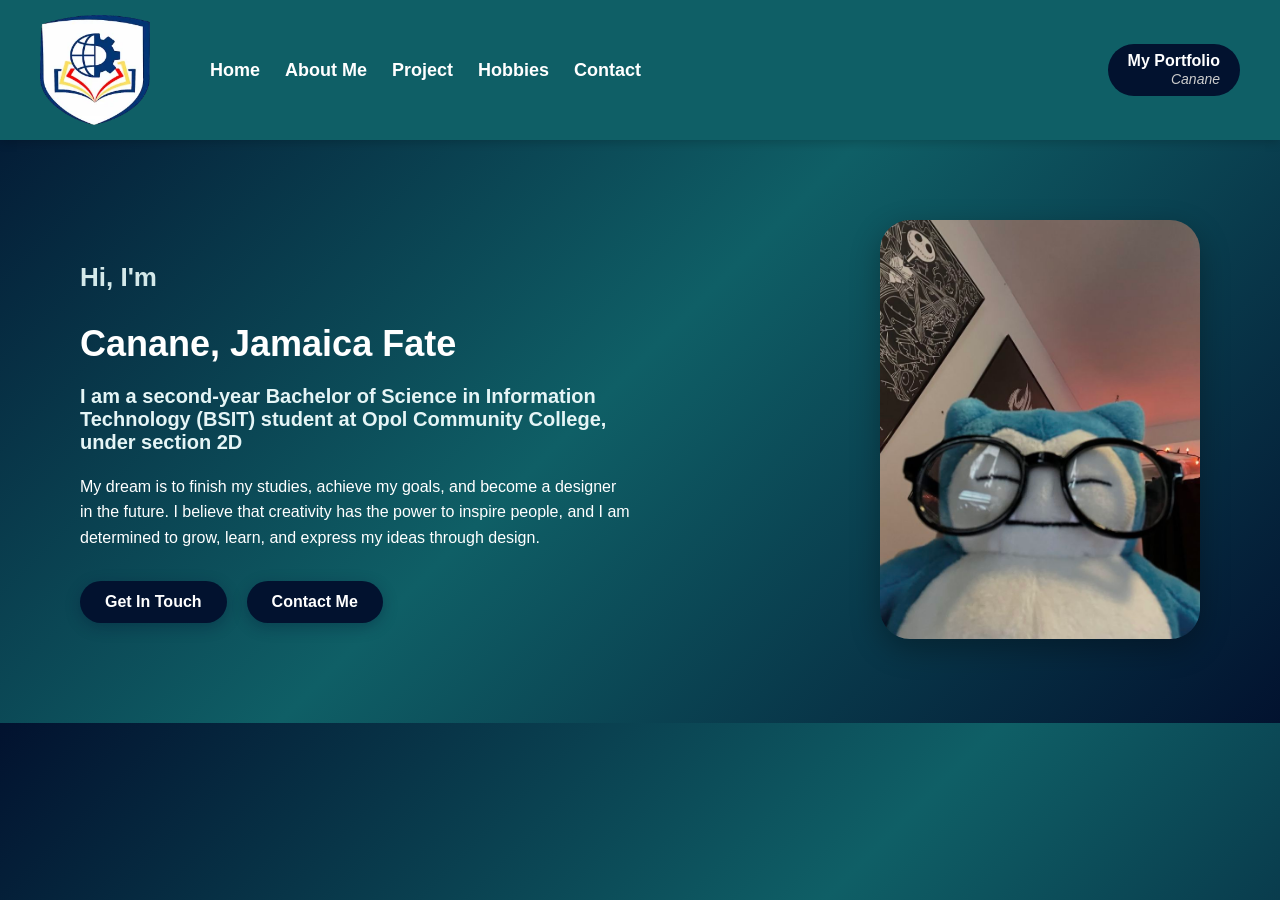
<file: index.html>
<!DOCTYPE html>
<html lang="en">
<head>
  <meta charset="UTF-8">
  <meta name="viewport" content="width=device-width, initial-scale=1.0">
  <title>My Portfolio</title>
  <link rel="stylesheet" href="style.css">
</head>
<body>
  <!-- Navigation Bar -->
  <header>
    <nav class="navbar">
      <div class="nav-left">
        <img src="occ.webp" alt="Logo" class="logo">
        <ul class="nav-links">
          <li><a href="index.html" aria-hidden="true"></i>Home</a></li>
          <li><a href="about.html">About Me</a></li>
          <li><a href="project.html">Project</a></li>
          <li><a href="hobbies.html">Hobbies</a></li>
          <li><a href="contact.html">Contact</a></li>
        </ul>
      </div>
      <div class="nav-right">
        <div class="portfolio-display">
          <span class="portfolio-title">My Portfolio</span>
          <span class="portfolio-name">Canane</span>
        </div>
      </div>
    </nav>
  </header>

  <!-- Hero Section -->
  <section class="hero">
    <div class="hero-text">
      <h2>Hi, I'm</h2>
      <h1>Canane, Jamaica Fate</h1>
      <h3>
        I am a second-year Bachelor of Science in Information Technology 
        <b>(BSIT)</b> student at <b>Opol Community College</b>, under section <b>2D</b>
      </h3>
      <p>
        My dream is to finish my studies, achieve my goals, and become a designer in the future.
        I believe that creativity has the power to inspire people, and I am determined to grow, 
        learn, and express my ideas through design.
      </p>

      <div class="btn-group">
        <a href="project.html" class="btn">Get In Touch</a>
        <a href="contact.html" class="btn">Contact Me</a>
      </div>
    </div>

    <div class="hero-image">
      <img src="me.jpg" alt="Canane's Photo">
    </div>
  </section>
</body>
</html>
</file>
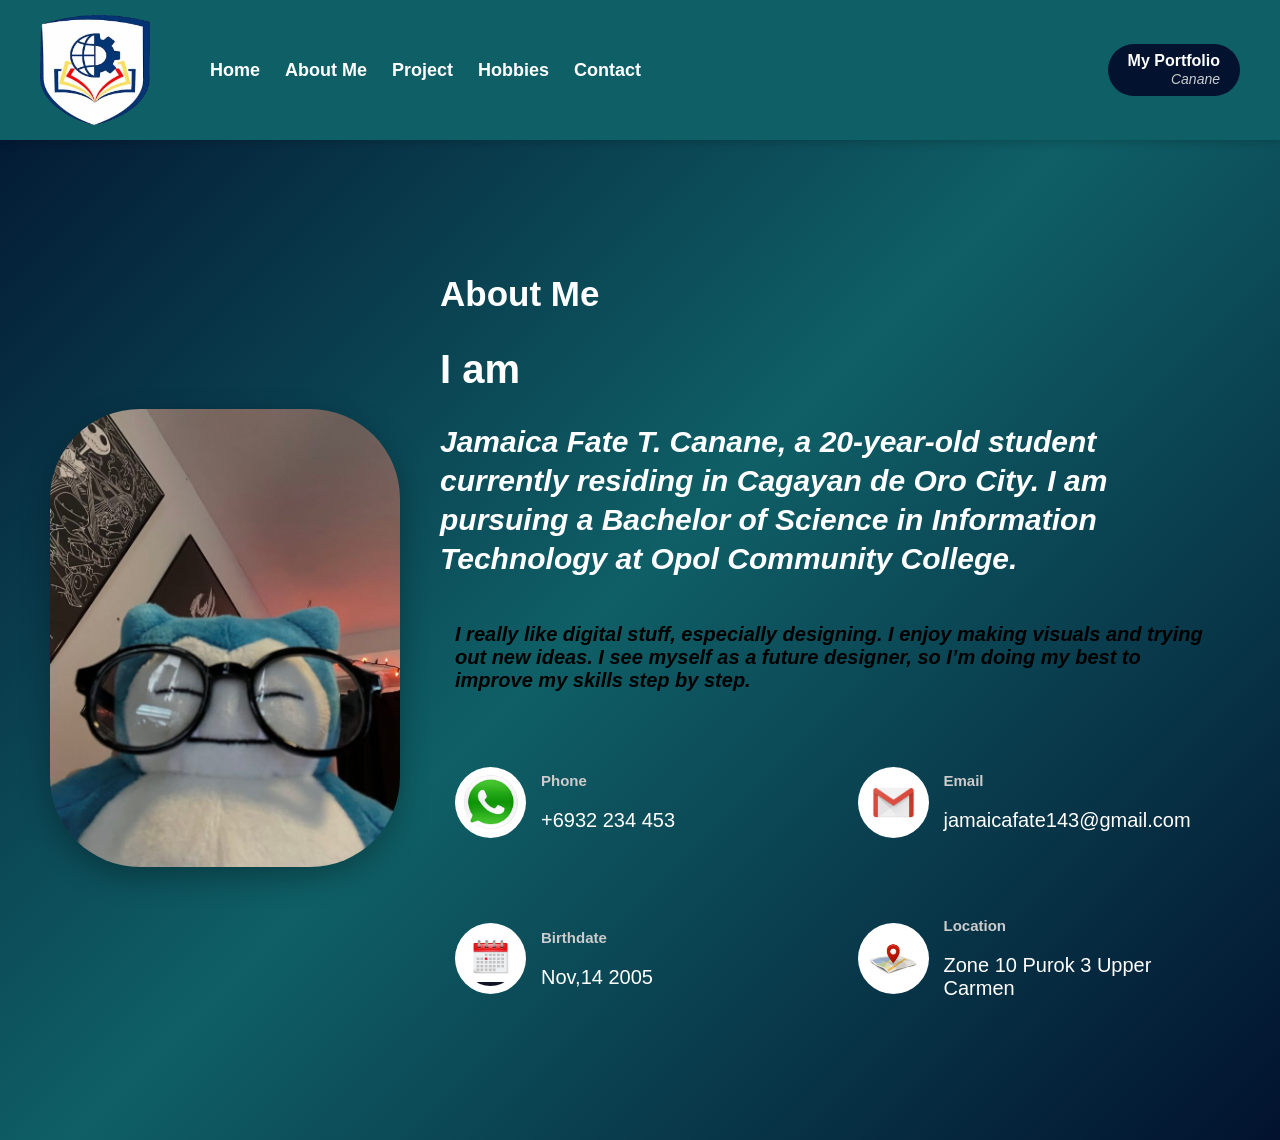
<file: about.html>
<!DOCTYPE html>
<html lang="en">
<head>
  <meta charset="UTF-8">
  <title>About Me</title>
  <link rel="stylesheet" href="style.css">
</head>
<body>
  <!-- Navigation Bar -->
  <header>
    <nav class="navbar">
      <div class="nav-left">
        <img src="occ.webp" alt="Logo" class="logo">
        <ul class="nav-links">
          <li><a href="index.html">Home</a></li>
          <li><a href="about.html"aria-hidden="true"></i>About Me</a></li>
          <li><a href="project.html">Project</a></li>
          <li><a href="hobbies.html">Hobbies</a></li>
          <li><a href="contact.html">Contact</a></li>
        </ul>
      </div>
      <div class="nav-right">
        <div class="portfolio-display">
          <span class="portfolio-title">My Portfolio</span>
          <span class="portfolio-name">Canane</span>
        </div>
      </div>
    </nav>
  </header>

<section class="about">

  <div class="container">

    <!-- LEFT IMAGE -->
    <div class="image-box">
      <img src="me.jpg" alt="Profile">
    </div>

    <!-- RIGHT CONTENT -->
    <div class="content">
      <h2>About Me</h2>
      <h1>I am</h1>

      <p class="intro">
        Jamaica Fate T. Canane, a <b>20-year-old student</b> currently residing in 
        Cagayan de Oro City. I am pursuing a Bachelor of Science in Information 
        Technology at Opol Community College.
      </p>

      <p class="desc">
        I really like digital stuff, especially designing. I enjoy making visuals 
        and trying out new ideas. I see myself as a future designer, so I’m doing 
        my best to improve my skills step by step.
      </p>

      <!-- INFO -->
      <div class="info">

        <div class="item">
          <img src="phone.png">
          <div>
            <h4>Phone</h4>
            <p>+6932 234 453</p>
          </div>
        </div>

        <div class="item">
          <img src="email.png">
          <div>
            <h4>Email</h4>
            <p>jamaicafate143@gmail.com</p>
          </div>
        </div>

        <div class="item">
          <img src="calendar.png">
          <div>
            <h4>Birthdate</h4>
            <p>Nov,14 2005</p>
          </div>
        </div>

        <div class="item">
          <img src="location.png">
          <div>
            <h4>Location</h4>
            <p>Zone 10 Purok 3 Upper Carmen</p>
          </div>
        </div>

      </div>

    </div>

  </div>

</section>

</body>
</html>
</file>
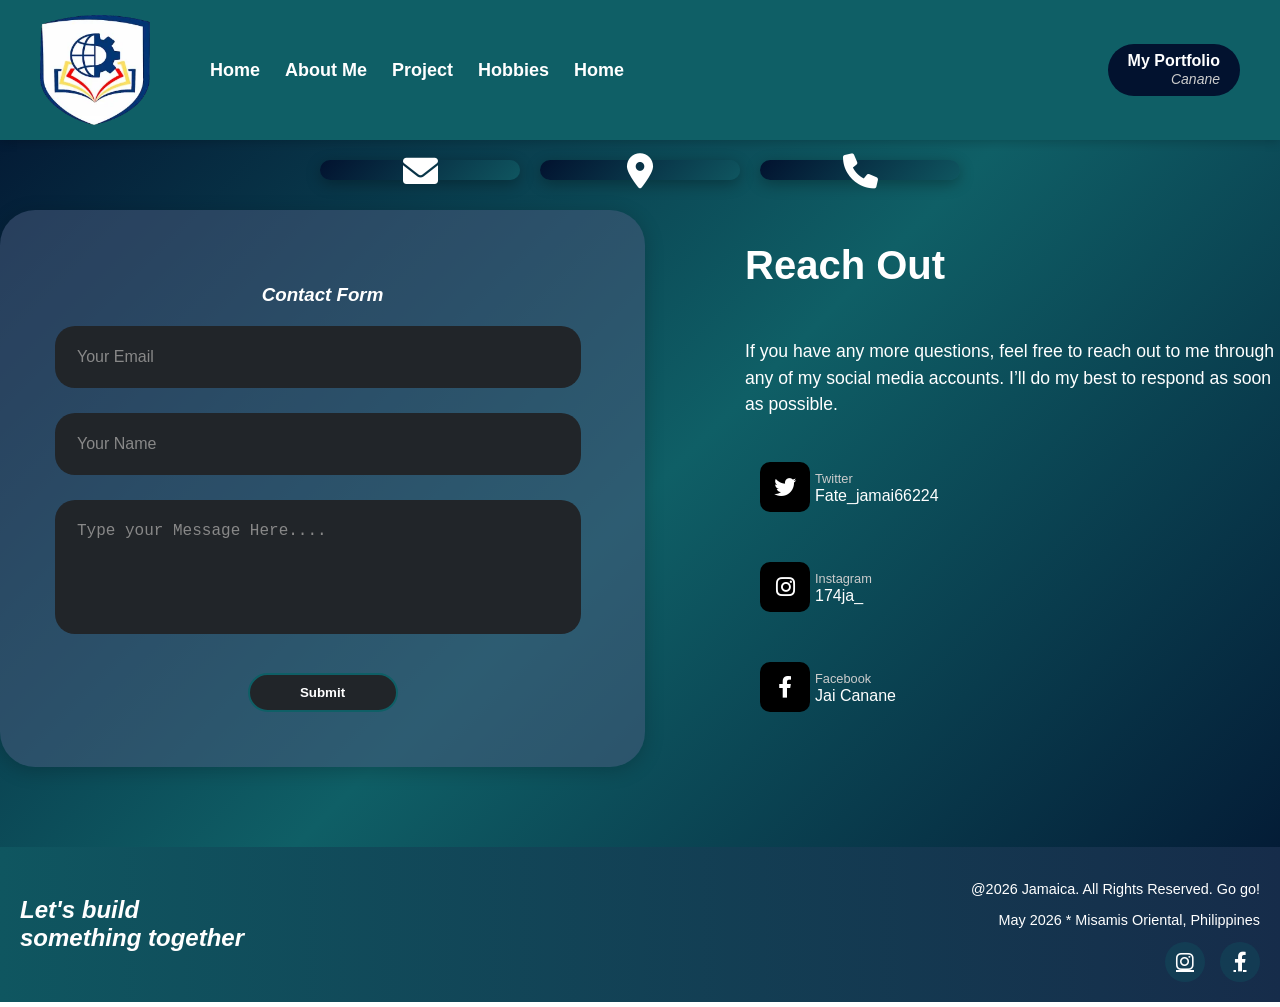
<file: contact.html>
<!DOCTYPE html>
<html lang="en">
<head>
    <meta charset="UTF-8">
    <meta name="viewport" content="width=device-width, initial-scale=1.0">
    <title>Contact Page</title>
    <link rel="stylesheet" href="style.css">
    <link rel="stylesheet" href="https://cdnjs.cloudflare.com/ajax/libs/font-awesome/6.0.0/css/all.min.css">
</head>
<body>

   <!-- Navigation Bar -->
  <header>
    <nav class="navbar">
      <div class="nav-left">
        <img src="occ.webp" alt="Logo" class="logo">
        <ul class="nav-links">
          <li><a href="index.html">Home</a></li>
          <li><a href="about.html">About Me</a></li>
          <li><a href="project.html">Project</a></li>
          <li><a href="hobbies.html">Hobbies</a></li>
          <li><a href="contact.html" aria-hidden="true"></i>Home</a></li>
        </ul>
      </div>
      <div class="nav-right">
        <div class="portfolio-display">
          <span class="portfolio-title">My Portfolio</span>
          <span class="portfolio-name">Canane</span>
        </div>
      </div>
    </nav>
  </header>
    <section class="contact-section">
        <div class="top-icons">
            <div class="icon-box"><i class="fas fa-envelope"></i></div>
            <div class="icon-box"><i class="fas fa-map-marker-alt"></i></div>
            <div class="icon-box"><i class="fas fa-phone"></i></div>
        </div>

        <div class="container">
            <div class="content-wrapper">
                
                <div class="form-container">
                    <h3>Contact Form</h3>
                    <form action="https://formspree.io/f/mjgezjrv" method="POST">
                        <input type="email" name="email" placeholder="Your Email" required>
                        <input type="text" name="name" placeholder="Your Name" required>
                        <textarea name="message" rows="5" placeholder="Type your Message Here...." required></textarea>
                        <button type="submit">Submit</button>
                    </form>
                </div>

                <div class="social-side">
                    <h2>Reach Out</h2>
                    <p>If you have any more questions, feel free to reach out to me through any of my social media accounts. I’ll do my best to respond as soon as possible.
</p>
                    
                    <div class="social-links">
                        <a href="https://twitter.com/Fate_jamai66224" target="_blank" class="social-item">
                            <div class="social-icon"><i class="fab fa-twitter"></i></div>
                            <div><span>Twitter</span><br>Fate_jamai66224</div>
                        </a>
                        <a href="https://instagram.com/174ja_" target="_blank" class="social-item">
                            <div class="social-icon"><i class="fab fa-instagram"></i></div>
                            <div><span>Instagram</span><br>174ja_</div>
                        </a>
                        <a href="https://www.facebook.com/ttfate/" target="_blank" class="social-item">
                            <div class="social-icon"><i class="fab fa-facebook-f"></i></div>
                            <div><span>Facebook</span><br>Jai Canane</div>
                        </a>
                    </div>
                </div>

            </div>
        </div>

        <footer class="footer-bar">
            <div class="footer-content">
                <div class="footer-left">
                    <h3>Let's build <br> <span>something together</span></h3>
                </div>
                <div class="footer-right">
                    <p>@2026 Jamaica. All Rights Reserved. Go go!</p>
                    <p>May 2026 * Misamis Oriental, Philippines</p>
                    <div class="footer-icons">
                        <a href="#"><i class="fab fa-instagram"></i></a>
                        <a href="#"><i class="fab fa-facebook-f"></i></a>
                    </div>
                </div>
            </div>
        </footer>
    </section>

</body>
</html>
</file>
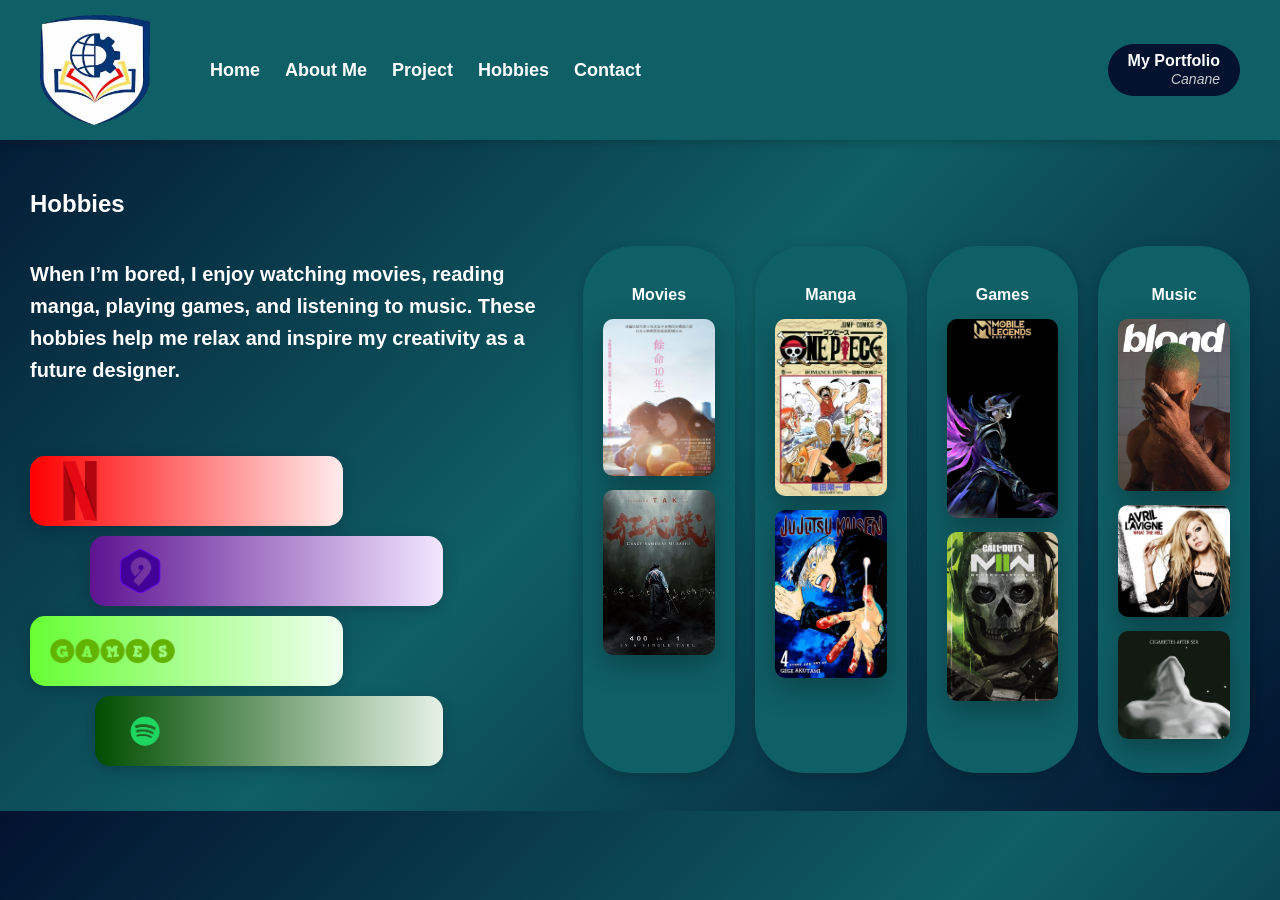
<file: hobbies.html>
<!DOCTYPE html>
<html lang="en">
<head>
  <meta charset="UTF-8">
  <title>Hobbies</title>
  <link rel="stylesheet" href="style.css">
</head>
<body>

  <!-- Navigation Bar -->
  <header>
    <nav class="navbar">
      <div class="nav-left">
        <img src="occ.webp" alt="Logo" class="logo">
        <ul class="nav-links">
          <li><a href="index.html">Home</a></li>
          <li><a href="about.html">About Me</a></li>
          <li><a href="project.html">Project</a></li>
          <li><a href="hobbies.html" aria-hidden="true"></i>Hobbies</a></li>
          <li><a href="contact.html">Contact</a></li>
        </ul>
      </div>
      <div class="nav-right">
        <div class="portfolio-display">
          <span class="portfolio-title">My Portfolio</span>
          <span class="portfolio-name">Canane</span>
        </div>
      </div>
    </nav>
  </header>

<section class="hobbies">

  <h2>Hobbies</h2>

  <div class="container">

    <!-- LEFT SIDE -->
    <div class="left">
      <p>
        When I’m bored, I enjoy watching movies, reading manga, playing games,
        and listening to music. These hobbies help me relax and inspire my
        creativity as a future designer.
      </p>

      <!-- BOXES -->
      <div class="box red">
        <img src="N.png">
      </div>

      <div class="box purple">
        <img src="9.png">
      </div>

      <div class="box green">
        <img src="games.png">
      </div>

      <div class="box darkgreen">
        <img src="spotify.png">
      </div>
    </div>

    <!-- RIGHT SIDE -->
    <div class="right">

      <!-- MOVIES -->
      <div class="card">
        <h3>Movies</h3>
        <img src="thelast.png">
        <img src="witch.png">
      </div>

      <!-- MANGA -->
      <div class="card">
        <h3>Manga</h3>
        <img src="onepiece.png">
        <img src="jujutsu.png">
      </div>

      <!-- GAMES -->
      <div class="card">
        <h3>Games</h3>
        <img src="game1.png">
        <img src="game3.png">
      </div>

      <!-- MUSIC -->
      <div class="card">
        <h3>Music</h3>
        <img src="music1.png">
        <img src="music2.png">
        <img src="music3.png">
      </div>

    </div>

  </div>

</section>

</body>
</html>
</file>
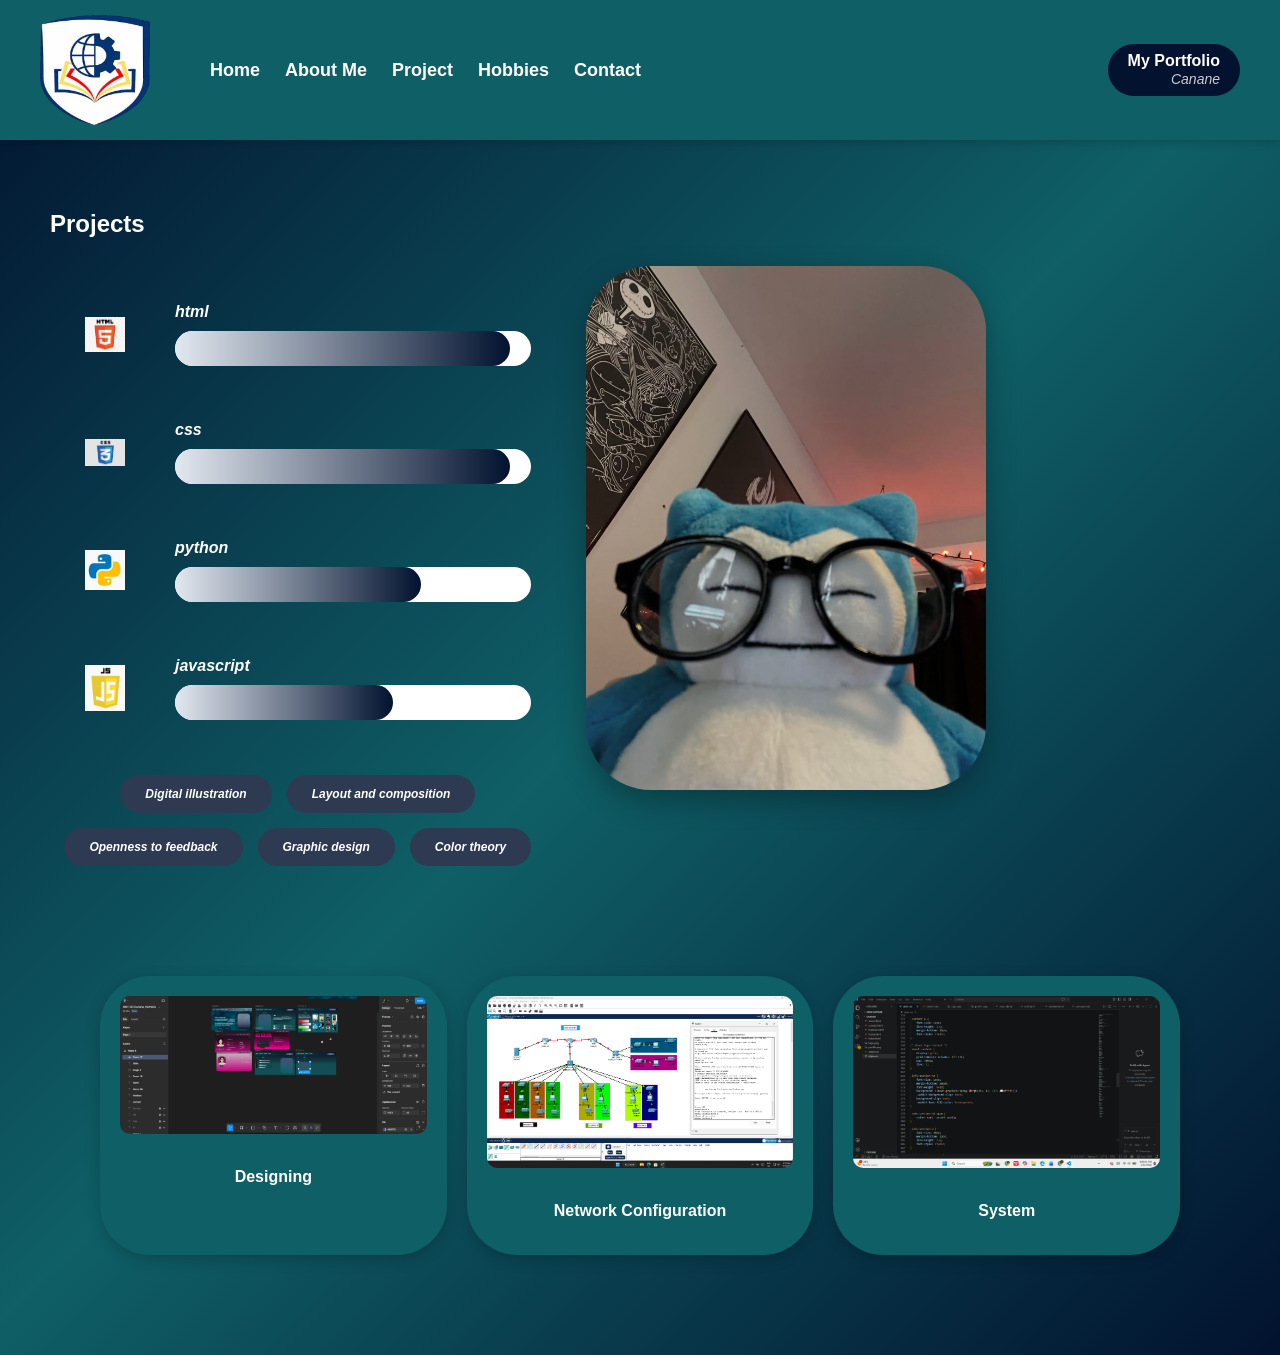
<file: project.html>
<!DOCTYPE html>
<html lang="en">
<head>
  <meta charset="UTF-8">
  <title>Projects</title>
  <link rel="stylesheet" href="style.css">
</head>
<body>

  <!-- Navigation Bar -->
  <header>
    <nav class="navbar">
      <div class="nav-left">
        <img src="occ.webp" alt="Logo" class="logo">
        <ul class="nav-links">
          <li><a href="index.html">Home</a></li>
          <li><a href="about.html">About Me</a></li>
          <li><a href="project.html" aria-hidden="true"></i>Project</a></li>
          <li><a href="hobbies.html">Hobbies</a></li>
          <li><a href="contact.html">Contact</a></li>
        </ul>
      </div>
      <div class="nav-right">
        <div class="portfolio-display">
          <span class="portfolio-title">My Portfolio</span>
          <span class="portfolio-name">Canane</span>
        </div>
      </div>
    </nav>
  </header>

<section class="projects">

  <div class="container">

    <!-- LEFT SIDE -->
    <div class="left">

      <h2>Projects</h2>

      <!-- SKILLS -->
      <div class="skill">
  <div class="skill-row">
    <img src="html.png" class="icon">
    
    <div class="skill-content">
      <span>html</span>
      <div class="bar">
        <div class="fill" style="width:90%"><p>90%</p></div>
      </div>
    </div>
  </div>
</div>

<div class="skill">
  <div class="skill-row">
    <img src="css.png" class="icon">
    
    <div class="skill-content">
      <span>css</span>
      <div class="bar">
        <div class="fill" style="width:90%"><p>90%</p></div>
      </div>
    </div>
  </div>
</div>

<div class="skill">
  <div class="skill-row">
    <img src="py.png" class="icon">
    
    <div class="skill-content">
      <span>python</span>
      <div class="bar">
        <div class="fill" style="width:65%"><p>65%</p></div>
      </div>
    </div>
  </div>
</div>

<div class="skill">
  <div class="skill-row">
    <img src="js.png" class="icon">
    
    <div class="skill-content">
      <span>javascript</span>
      <div class="bar">
        <div class="fill" style="width:57%"><p>57%</p></div>
      </div>
    </div>
  </div>
</div>

      <!-- TAGS -->
      <div class="tags">
        <span>Digital illustration</span>
        <span>Layout and composition</span>
        <span>Openness to feedback</span>
        <span>Graphic design</span>
        <span>Color theory</span>
      </div>

    </div>

    <!-- RIGHT IMAGE -->
    <div class="right">
      <img src="me.jpg">
    </div>

  </div>

  <!-- PROJECT CARDS -->
  <div class="cards">

    <div class="card">
      <img src="design.png">
      <h3>Designing</h3>
    </div>

    <div class="card">
      <img src="networking.png">
      <h3>Network Configuration</h3>
    </div>

    <div class="card">
      <img src="system.png">
      <h3>System</h3>
    </div>

  </div>

</section>

</body>
</html>
</file>
<file: style.css>
/* Global Styles */
@import url('https://fonts.googleapis.com/css2?family=Jomolhari&family=Joan&family=Tiro+Devanagari+Marathi&display=swap');
html {

  scroll-behavior: smooth;
}

body {
  margin: 0;
  font-family: 'Poppins', sans-serif;
  color: white;
  background: linear-gradient(135deg,#02122F, #0F5F66, #02122F);
}



/* Navigation Bar */
.navbar {
  display: flex;
  justify-content: space-between;
  align-items: center;
  background-color: #0f5f66;
  padding: 15px 40px;
  transition: all 0.3s ease;
  box-shadow: 0 2px 10px rgba(0, 0, 0, 0.2);
}

.navbar:hover {
  box-shadow: 0 4px 20px rgba(0, 0, 0, 0.4);
  background-color: #0d4d54;
}

.nav-left {
  display: flex;
  align-items: center;
}

.logo {
  width: 110px;
  height: auto;
  margin-right: 20px;
  transition: transform 0.3s ease;
}

.logo:hover {
  transform: scale(1.1) rotate(5deg);
}

.nav-links {
  list-style: none;
  display: flex;
  gap: 25px;
}

.nav-links li a {
  text-decoration: none;
  color: white;
  font-weight: 600;
  font-size: 18px;
  position: relative;
  transition: all 0.3s ease;
  padding-bottom: 5px;
}

.nav-links li a::after {
  content: '';
  position: absolute;
  width: 0;
  height: 2px;
  bottom: 0;
  left: 0;
  background-color: #fff;
  transition: width 0.3s ease;
}

.nav-links li a:hover {
  color: #d4e9ea;
  transform: translateY(-2px);
}

.nav-links li a:hover::after {
  width: 100%;
}

/* Portfolio Display (Right Side) */
.portfolio-display {
  background-color: #02122F;
  padding: 8px 20px;
  border-radius: 90px;
  text-align: right;
  transition: all 0.3s ease;
  cursor: pointer;
}

.portfolio-display:hover {
  background-color: #0F5F66;
  transform: scale(1.05);
  box-shadow: 0 4px 15px rgba(15, 95, 102, 0.5);
}

.portfolio-title {
  display: block;
  font-weight: bold;
  color: #fff;
}

.portfolio-name {
  font-style: italic;
  font-size: 14px;
  color: #ccc;
  transition: color 0.3s ease;
}

.portfolio-display:hover .portfolio-name {
  color: #fff;
}

/* Hero Section */
.hero {
  display: flex;
  justify-content: space-between;
  align-items: center;
  padding: 80px;
  flex-wrap: wrap;
}

.hero-text {
  max-width: 550px;
}

.hero-text h2 {
  font-weight: 700;
  font-size: 26px;
  margin-bottom: 10px;
  color: #d4e9ea;
  animation: fadeInUp 0.8s ease;
}

.hero-text h1 {
  font-size: 36px;
  font-weight: 800;
  margin-bottom: 15px;
  animation: fadeInUp 1s ease;
  transition: all 0.3s ease;
}

.hero-text h1:hover {
  color: #d4e9ea;
  text-shadow: 0 4px 20px rgba(15, 95, 102, 0.6);
}

.hero-text h3 {
  font-size: 20px;
  font-weight: 600;
  margin-bottom: 20px;
  color: #e5f5f6;
  animation: fadeInUp 1.2s ease;
}

.hero-text p {
  line-height: 1.6;
  font-size: 16px;
  font-weight: 500;
  margin-bottom: 30px;
  animation: fadeInUp 1.4s ease;
  transition: all 0.3s ease;
}

.hero-text p:hover {
  color: #d4e9ea;
  text-shadow: 0 2px 10px rgba(15, 95, 102, 0.4);
}

/* Buttons */
.btn-group {
  display: flex;
  gap: 20px;
}

.btn {
  text-decoration: none;
  background-color: #02122F;
  color: white;
  padding: 12px 25px;
  border-radius: 30px;
  font-weight: 700;
  transition: all 0.3s ease;
  display: inline-block;
  position: relative;
  overflow: hidden;
  box-shadow: 0 4px 15px rgba(2, 18, 47, 0.3);
}

.btn::before {
  content: '';
  position: absolute;
  top: 0;
  left: -100%;
  width: 100%;
  height: 100%;
  background-color: #0F5F66;
  transition: left 0.3s ease;
  z-index: -1;
}

.btn:hover {
  transform: translateY(-3px);
  box-shadow: 0 6px 25px rgba(15, 95, 102, 0.5);
  color: #fff;
}

.btn:hover::before {
  left: 0;
}

.btn:active {
  transform: translateY(-1px);
}

/* Hero Image */
.hero-image img {
  width: 320px;
  border-radius: 30px;
  object-fit: cover;
  transition: all 0.4s ease;
  animation: fadeInRight 1.2s ease;
  box-shadow: 0 10px 30px rgba(0, 0, 0, 0.3);
}

.hero-image img:hover {
  transform: translateY(-10px) scale(1.05);
  box-shadow: 0 15px 40px rgba(15, 95, 102, 0.5);
}

/* About Section */
.about {
  min-height: 100vh;
  display: flex;
  align-items: center;
  justify-content: center;
  padding: 50px;
}

.container {
  display: flex;
  gap: 50px;
  align-items: center;
}

/* IMAGE */
.image-box img {
  width: 350px;
  border-radius: 90px;
  object-fit: cover;
  transition: all 0.4s ease;
  box-shadow: 0 10px 30px rgba(0, 0, 0, 0.3);
  cursor: pointer;
}

.image-box img:hover {
  transform: scale(1.05) rotate(2deg);
  box-shadow: 0 15px 40px rgba(15, 95, 102, 0.5);
}

/* TEXT */
.content h2 {
  font-size: 35px;
  margin-bottom: 20px;
  max-width: 550px;
  transition: all 0.3s ease;
}

.content h2:hover {
  color: #d4e9ea;
  text-shadow: 0 4px 20px rgba(15, 95, 102, 0.6);
}

.content h1 {
  font-size: 40px;
  font-style: joanna;
  margin-bottom: 10px;
  transition: all 0.3s ease;
}

.content h1:hover {
  color: #d4e9ea;
  text-shadow: 0 4px 20px rgba(15, 95, 102, 0.6);
}

.intro {
  font-size: 30px;
  font-style: oblique;
  font-weight: 700;
  line-height: 1.3;
  transition: all 0.3s ease;
}

.intro:hover {
  color: #d4e9ea;
}

.desc {
  margin-top: 20px;
  font-size: 20px;
  font-style: italic;
  color: #000000;
  font-weight: bold;
  transition: all 0.3s ease;
  padding: 15px;
  border-radius: 10px;
}

.desc:hover {
  background-color: rgba(255, 255, 255, 0.1);
  color: #fff;
  transform: translateX(5px);
}

/* INFO GRID */
.info {
  margin-top: 30px;
  display: grid;
  grid-template-columns: repeat(2, 1fr);
  gap: 15px;
}

.item {
  display: flex;
  align-items: center;
  gap: 15px;
  transition: all 0.3s ease;
  padding: 15px;
  border-radius: 10px;
  cursor: pointer;
}

.item:hover {
  background-color: rgba(255, 255, 255, 0.1);
  transform: translateX(10px);
  box-shadow: 0 4px 15px rgba(15, 95, 102, 0.3);
}

.item img {
  width: 55px;
  height: 55px;
  background: white;
  padding: 8px;
  border-radius: 50%;
  transition: all 0.3s ease;
}

.item:hover img {
  transform: scale(1.1) rotate(10deg);
}

.item h4 {
  font-size: 15px;
  color: #ccc;
  transition: color 0.3s ease;
}

.item:hover h4 {
  color: #fff;
}

.item p {
  font-size: 20px;
  transition: color 0.3s ease;
}

.item:hover p {
  color: #d4e9ea;
}

/*project*/
/* LAYOUT */
.projects{
  padding:50px;
}

.container{
  display:flex;
  justify-content:space-between;
  align-items:center;
}

/* LEFT SIDE */
.right{
  width:30%;
}

.left h2{
  margin-bottom:50px;
  transition: all 0.3s ease;
}

.left h2:hover {
  color: #d4e9ea;
  text-shadow: 0 4px 20px rgba(15, 95, 102, 0.6);
}

/* SKILL */
.skill{
  margin-bottom:25px;
  transition: all 0.3s ease;
  padding: 15px;
  border-radius: 10px;
  cursor: pointer;
}

.skill:hover {
  background-color: rgba(255, 255, 255, 0.05);
  transform: translateX(10px);
}

.skill span{
  display:block;
  margin-bottom:10px;
  transition: color 0.3s ease;
}

.skill:hover span {
  color: #d4e9ea;
}

.skill-row{
  display:flex;
  align-items:center;
  gap:50px;
}

.icon{
  width:40px;
  margin-left:20px;
  transition: transform 0.3s ease;
}

.skill:hover .icon {
  transform: scale(1.2) rotate(10deg);
}

.skill-content{
  width:100%;
  font-style: italic;
  font-weight: 600;
  

}
.bar {
  width: 100%;
  height: 35px; /* Fixed height to match Figma pill shape */
  background: #ffffff; /* White background for the empty part of the bar */
  border-radius: 50px;
  position: relative;
  display: flex;
  align-items: center;
  overflow: hidden; /* Keeps the fill inside the rounded corners */
  transition: all 0.3s ease;
}

.skill:hover .bar {
  box-shadow: 0 4px 15px rgba(15, 95, 102, 0.4);
}

.fill {
  height: 100%;
  /* Gradient from light to dark to match image_77bf88.png */
  background: linear-gradient(to right, #e2e8f0 0%, #02122F 100%);
  border-radius: 50px;
  display: flex;
  align-items: center;
  justify-content: flex-end; /* Moves percentage text to the end of the fill */
  padding-right: 15px;
  transition: all 0.3s ease;
}

.skill:hover .fill {
  background: linear-gradient(to right, #0F5F66 0%, #02122F 100%);
}

.fill p {
  color: white;
  font-size: 13px;
  font-weight: bold;
  margin: 0; /* Clears default paragraph spacing */
}

/* TAGS */
.tags {
  margin-top: 40px;
  display: flex;
  flex-wrap: wrap;
  justify-content: center; /* Centers the pills in the layout */
  gap: 15px;
  max-width: 500px;
}

.tags span {
  background: #2D3A52; /* Darker blue shade from the Figma image */
  color: white;
  padding: 12px 25px;
  border-radius: 50px;
  font-size: 12px;
  font-weight: bold;
  font-style: italic;
  display: inline-block;
  white-space: nowrap;
  transition: all 0.3s ease;
  cursor: pointer;
}

.tags span:hover {
  background: #0F5F66;
  transform: translateY(-5px) scale(1.1);
  box-shadow: 0 6px 20px rgba(15, 95, 102, 0.5);
}

/* RIGHT IMAGE */
.right img{
  width:400px;
  border-radius:65px;
  transition: all 0.4s ease;
  box-shadow: 0 10px 30px rgba(0, 0, 0, 0.3);
}

.right img:hover {
  transform: scale(1.05) rotate(-2deg);
  box-shadow: 0 15px 40px rgba(15, 95, 102, 0.5);
}

/* CARDS */
.cards{
  display:flex;
  justify-content:space-between;
  margin-top:60px;
  padding: 50px;
  gap: 20px;
}

.card{
  width:30%;
  background:#495B7D;
  padding:1%;
  border-radius:60px;
  text-align:center;
  transition: all 0.3s ease;
  cursor: pointer;
  box-shadow: 0 4px 15px rgba(0, 0, 0, 0.2);
  
}

.card:hover {
  background: linear-gradient(135deg, #495B7D, #0F5F66);
  transform: translateY(-10px);
  box-shadow: 0 12px 30px rgba(15, 95, 102, 0.5);
}

.card img{
  width:90%;
  border-radius:15px;
  transition: all 0.3s ease;
}

.card:hover img {
  transform: scale(1.05);
}

.card h3 {
  margin-top: 20px;
  color: white;
  font-size: 16px;
  transition: all 0.3s ease;
}

.card:hover h3 {
  color: #d4e9ea;
  font-size: 18px;
}

/*Hobbies*/
.hobbies{
  padding:30px;
  
}

.container{
  display:flex;
  justify-content:space-between;
  gap:40px;
}

/* LEFT */
.left{
  width:50%;
}

.left p{
  font-size: 20px;
  font-weight: 600;
  margin-bottom:70px;
  line-height:1.6;
  transition: all 0.3s ease;
}

.left p:hover {
  color: #d4e9ea;
  text-shadow: 0 4px 20px rgba(15, 95, 102, 0.4);
}

/* GRADIENT BOXES */
.box{
  height:70px;
  border-radius:15px;
  margin-bottom:15px;
  display:flex;
  align-items:center;
  padding-left:20px;
  transition: all 0.3s ease;
  cursor: pointer;
  box-shadow: 0 4px 15px rgba(0, 0, 0, 0.2);
}

.box:hover {
  transform: translateX(15px) scale(1.05);
  box-shadow: 0 8px 25px rgba(0, 0, 0, 0.4);
}

.box img{
  height:60px;
  transition: transform 0.3s ease;
}

.box:hover img {
  transform: scale(1.15) rotate(10deg);
}

/* COLORS */
.red{
  background: linear-gradient(to right, #ff0000, #ffecec);
  margin-left: 0;
  margin-right: 200px;
}

.red:hover {
  background: linear-gradient(to right, #ff3333, #ffd9d9);
}

.purple{
  background: linear-gradient(to right, #5d1491, #f2e6ff);
  margin-left: 60px; /* Move right */
  margin-top: -5px; /* Overlap upwards */
  margin-right: 100px;
}

.purple:hover {
  background: linear-gradient(to right, #7d1fb3, #f8d4ff);
}

.green{
  background: linear-gradient(to right, #66ff33, #f0fff0);
  margin-left: 0;
  margin-top: -5px;
  margin-right: 200px;
}

.green:hover {
  background: linear-gradient(to right, #99ff66, #f5fff0);
}

.darkgreen{
  background: linear-gradient(to right, #004d00, #e6f2e6);
  margin-left: 65px; /* Move right */
  margin-top: -5px;
  margin-right: 100px;
}

.darkgreen:hover {
  background: linear-gradient(to right, #006600, #e6f7e6);
}

/* RIGHT SIDE */
.right{
  display:flex;
  gap:20px;
  width:65%;
}

/* CARD */
.card{
  background:#0F5F66;
  padding:20px;
  border-radius:50px;
  width:100%;
  text-align:center;
  transition: all 0.3s ease;
  cursor: pointer;
  box-shadow: 0 4px 15px rgba(0, 0, 0, 0.2);
}

.card:hover {
  background: linear-gradient(135deg, #0F5F66, #02122F);
  transform: translateY(-8px);
  box-shadow: 0 10px 30px rgba(15, 95, 102, 0.5);
}

.card h3{
  margin-bottom:15px;
  transition: all 0.3s ease;
}

.card:hover h3 {
  color: #d4e9ea;
  font-size: 18px;
}

/* IMAGES */
.card img{
  width:100%;
  margin-bottom:10px;
  border-radius:10px;
  transition: all 0.3s ease;
}

.card:hover img {
  transform: scale(1.05);
  box-shadow: 0 4px 15px rgba(15, 95, 102, 0.4);
}

/* Contact page */
.contact-section {
    width: 100%;
    max-width: 2100px;
    margin-top: 20px;
}

/* Top Icons */
.top-icons {
    display: flex;
    justify-content: center;
    gap:20px;
    margin-bottom: 30px;
    flex-wrap: wrap;
}

.icon-box {
    width: 200px;
    height: 20px;
    background: linear-gradient(135deg, #02122f, #0f5660);
    border-radius: 12px;
    display: flex;
    justify-content: center;
    align-items: center;
    font-size: 35px;
    box-shadow: 0 4px 15px rgba(0,0,0,0.3);
    transition: all 0.3s ease;
    cursor: pointer;
}

.icon-box:hover {
  transform: translateY(-8px) scale(1.1);
  box-shadow: 0 10px 30px rgba(15, 95, 102, 0.5);
  background: linear-gradient(135deg, #0F5F66, #02122f);
}

/* Layout Containers */
.content-wrapper {
    display: flex;
    gap: 100px;
    align-items: flex-start;
    flex-wrap: wrap;
}

.form-container {
    flex: 1;
    min-width: 70px;
    background: rgba(73, 91, 125, 0.52); /* 495B7D at 52% */
    padding: 55px;
    border-radius: 35px;
    transition: all 0.3s ease;
    box-shadow: 0 4px 20px rgba(0, 0, 0, 0.2);
}

.form-container:hover {
  background: rgba(73, 91, 125, 0.7);
  box-shadow: 0 8px 30px rgba(15, 95, 102, 0.4);
  transform: translateY(-5px);
}

.form-container h3 {
    text-align: center;
    margin-bottom: 20px;
    font-style: italic;
    font-weight: bold;
    transition: all 0.3s ease;
}

.form-container:hover h3 {
  color: #d4e9ea;
}

/* Form Inputs */
input, textarea {
    width: 90%;
    background-color: #212529;
    border: 2px solid transparent;
    padding: 20px 20px;
    margin-bottom: 25px;
    border-radius: 20px;
    color: white;
    font-size: 16px;
    transition: all 0.3s ease;
}

input:focus, textarea:focus {
    outline: none;
    background-color: #1a1d21;
    border-color: #0F5F66;
    box-shadow: 0 0 15px rgba(15, 95, 102, 0.4);
    transform: translateY(-2px);
}

input::placeholder, textarea::placeholder {
  color: #888;
  transition: color 0.3s ease;
}

input:focus::placeholder, textarea:focus::placeholder {
  color: #0F5F66;
}

textarea {
    resize: none;
}

button {
    display: block;
    width: 150px;
    margin: 10px auto 0;
    padding: 10px;
    background-color: #212529;
    color: white;
    border: 2px solid #0F5F66;
    border-radius: 20px;
    cursor: pointer;
    font-weight: bold;
    transition: all 0.3s ease;
    position: relative;
    overflow: hidden;
}

button::before {
  content: '';
  position: absolute;
  top: 0;
  left: -100%;
  width: 100%;
  height: 100%;
  background-color: #0F5F66;
  transition: left 0.3s ease;
  z-index: -1;
}

button:hover {
    background-color: #0f5660;
    transform: translateY(-3px);
    box-shadow: 0 6px 20px rgba(15, 95, 102, 0.5);
}

button:hover::before {
  left: 0;
}

button:active {
  transform: translateY(-1px);
}

/* Social Side */
.social-side {
    flex: 1;
    min-width: 500px;
}

.social-side h2 {
    font-size: 2.5rem;
    margin-bottom: 50px;
    transition: all 0.3s ease;
}

.social-side h2:hover {
  color: #d4e9ea;
  text-shadow: 0 4px 20px rgba(15, 95, 102, 0.6);
}

.social-side p {
    font-size: 1.1rem;
    line-height: 1.5;
    margin-bottom: 30px;
    transition: all 0.3s ease;
}

.social-side p:hover {
  color: #d4e9ea;
  text-shadow: 0 2px 10px rgba(15, 95, 102, 0.4);
}

.social-item {
    display: flex;
    align-items: center;
    gap: 5px;
    text-decoration: none;
    color: white;
    margin-bottom: 20px;
    padding: 15px;
    border-radius: 10px;
    transition: all 0.3s ease;
}

.social-item:hover {
  background-color: rgba(15, 95, 102, 0.3);
  transform: translateX(10px);
  box-shadow: 0 4px 15px rgba(15, 95, 102, 0.3);
}

.social-icon {
    width: 50px;
    height: 50px;
    background: black;
    border-radius: 10px;
    display: flex;
    justify-content: center;
    align-items: center;
    font-size: 22px;
    transition: all 0.3s ease;
}

.social-item:hover .social-icon {
  background: #0F5F66;
  transform: scale(1.15) rotate(10deg);
  box-shadow: 0 4px 15px rgba(15, 95, 102, 0.5);
}

.social-item span {
    font-size: 0.8rem;
    color: #ccc;
    transition: color 0.3s ease;
}

.social-item:hover span {
  color: #fff;
}

/* Footer Section */
.footer-bar {
    margin-top: 80px;
    background: linear-gradient(to right, #0f5660, #162c4a);
    padding: 20px;
    border-radius: 0px;
    transition: all 0.3s ease;
}

.footer-bar:hover {
  box-shadow: 0 -4px 20px rgba(15, 95, 102, 0.3);
}

.footer-content {
    display: flex;
    justify-content: space-between;
    align-items: center;
    flex-wrap: wrap;
    gap: 0px;
}

.footer-left h3 {
    font-style: italic;
    font-size: 1.5rem;
    transition: all 0.3s ease;
}

.footer-left h3:hover {
  color: #d4e9ea;
  text-shadow: 0 4px 20px rgba(15, 95, 102, 0.6);
}

.footer-left span {
    font-weight: 900;
}

.footer-right {
    text-align: right;
    font-size: 0.9rem;
}

.footer-icons {
    margin-top: 10px;
    display: flex;
    justify-content: flex-end;
}

.footer-icons a {
    color: white;
    font-size: 20px;
    margin-left: 15px;
    transition: all 0.3s ease;
    display: inline-flex;
    align-items: center;
    justify-content: center;
    width: 40px;
    height: 40px;
    border-radius: 50%;
    background-color: rgba(15, 95, 102, 0.3);
}

.footer-icons a:hover {
  background-color: #0F5F66;
  transform: translateY(-5px) scale(1.2);
  box-shadow: 0 6px 20px rgba(15, 95, 102, 0.5);
}

/* Animations */
@keyframes fadeInUp {
  from {
    opacity: 0;
    transform: translateY(20px);
  }
  to {
    opacity: 1;
    transform: translateY(0);
  }
}

@keyframes fadeInRight {
  from {
    opacity: 0;
    transform: translateX(20px);
  }
  to {
    opacity: 1;   
    transform: translateX(0);
  }
}
</file>
